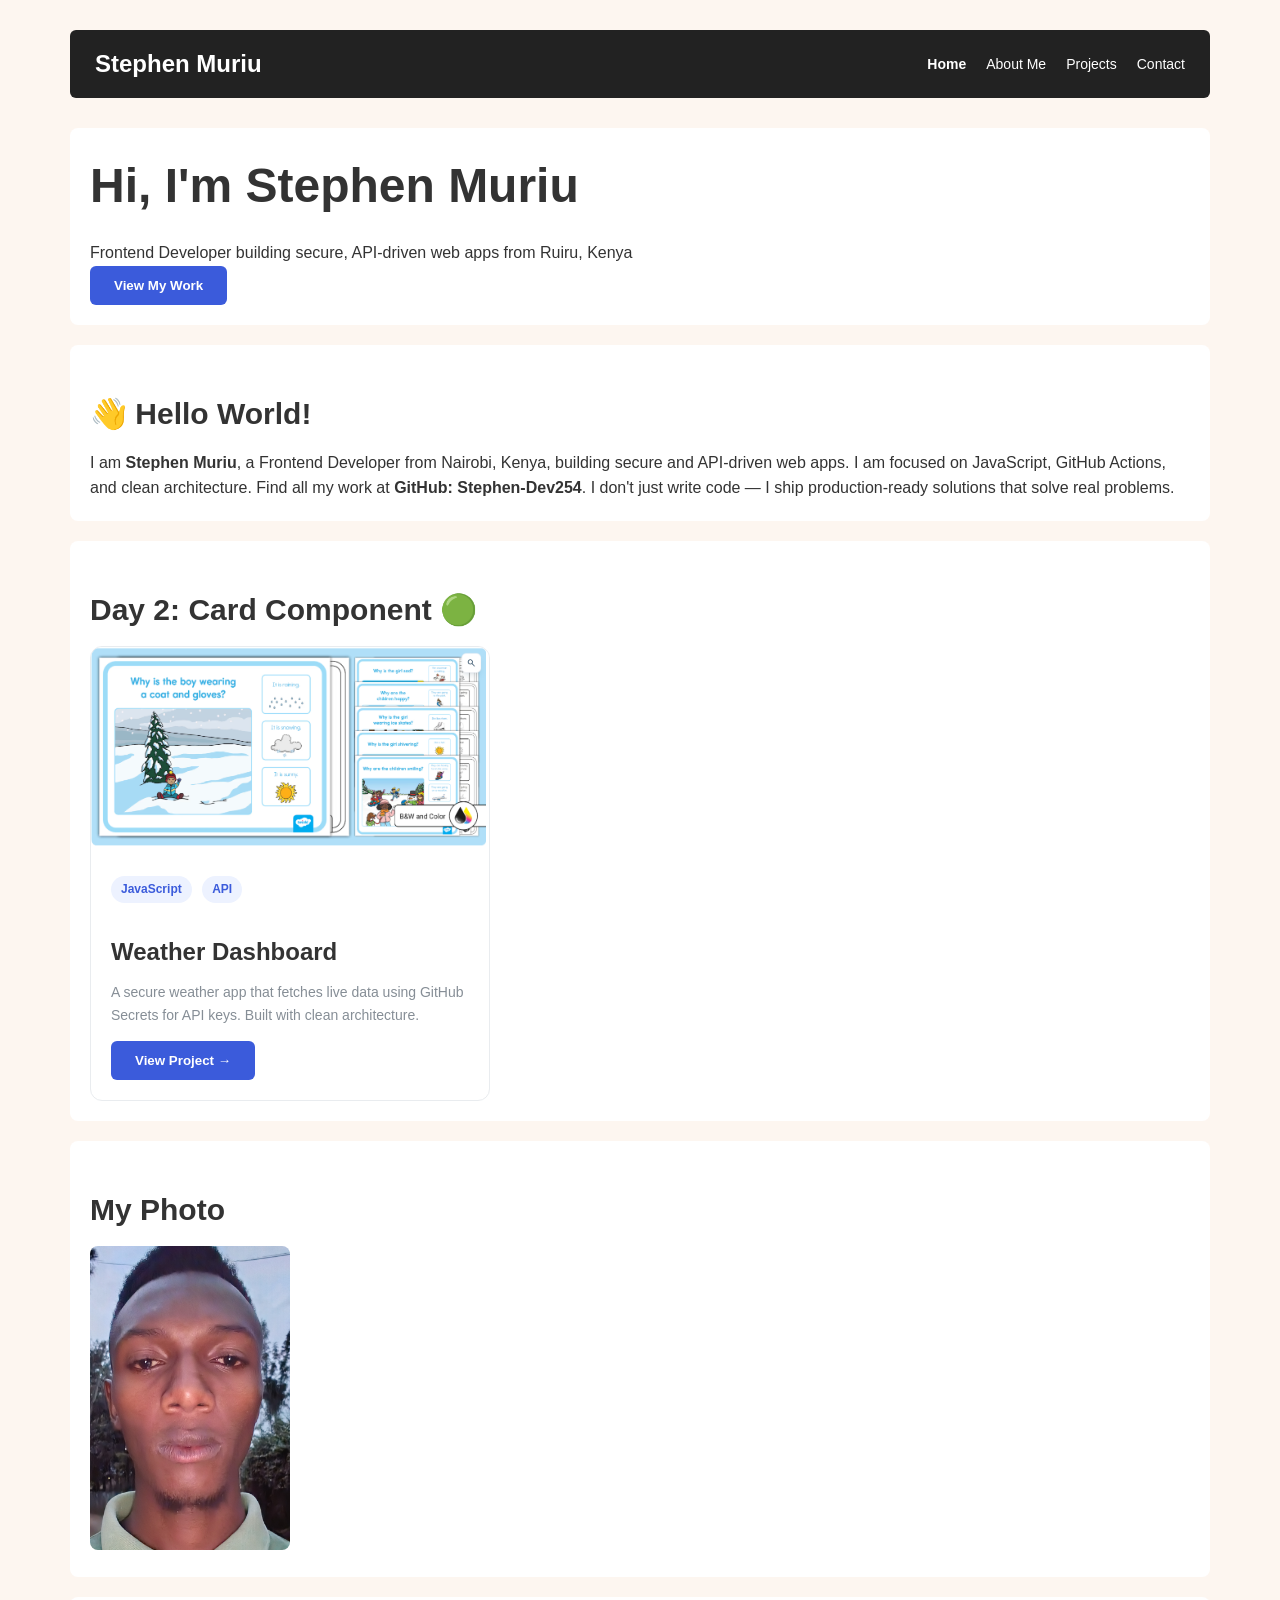
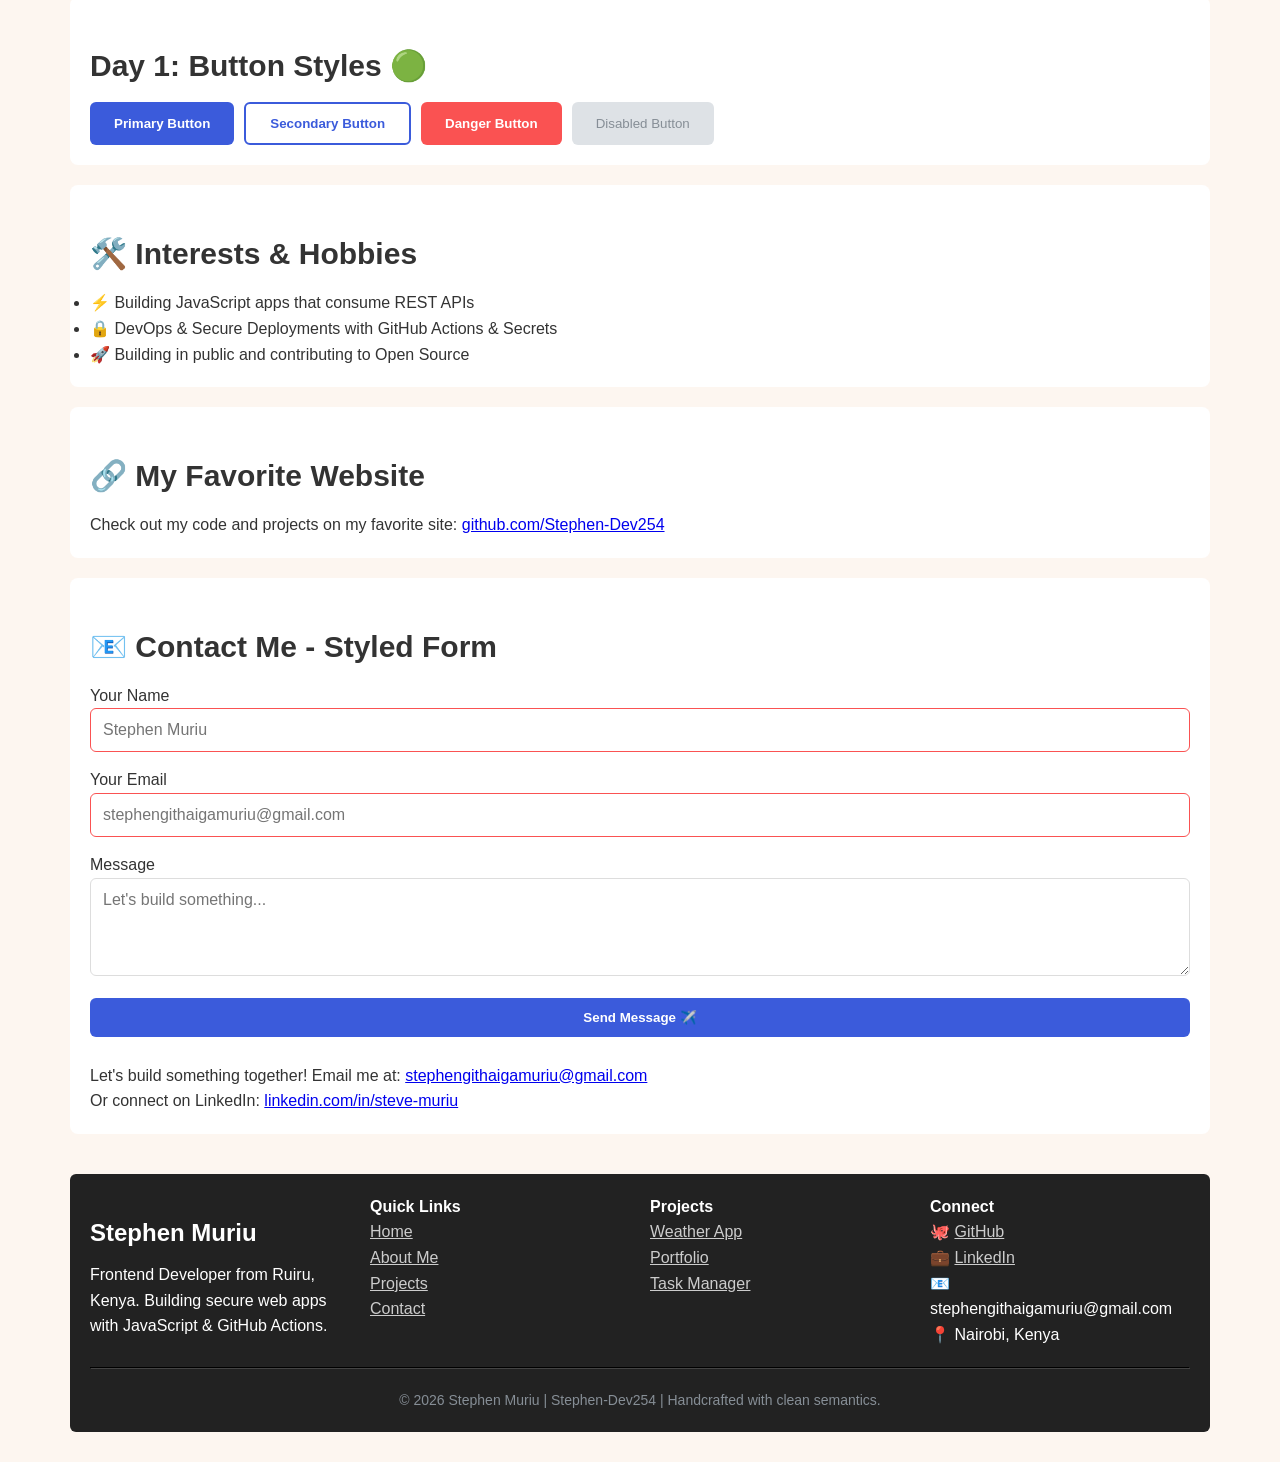
<file: index.html>
<!DOCTYPE html>
<html lang="en">
<head>
  <meta charset="UTF-8">
  <meta name="viewport" content="width=device-width, initial-scale=1.0">
  <title>Home | Stephen Muriu</title>
  <link rel="stylesheet" href="styles.css">
</head>
<body>

  <!-- ========================================== -->
  <!-- NAVIGATION HEADER                          -->
  <!-- ========================================== -->
  <header>
    <h1>Stephen Muriu</h1>
    <nav aria-label="Main Navigation">
      <ul>
        <li><a href="index.html" aria-current="page"><strong>Home</strong></a></li>
        <li><a href="pages/about.html">About Me</a></li>
        <li><a href="pages/projects.html">Projects</a></li>
        <li><a href="pages/contact.html">Contact</a></li>
      </ul>
    </nav>
  </header>

  <!-- DAY 3: Hero Section Challenge -->
  <section class="hero">
    <div class="hero-overlay"></div>
    <div class="hero-content">
      <h1>Hi, I'm Stephen Muriu</h1>
      <p>Frontend Developer building secure, API-driven web apps from Ruiru, Kenya</p>
      <button class="btn-primary">View My Work</button>
    </div>
  </section>

  <main>
    <!-- 1. Paragraph introducing yourself - REQUIRED -->
    <section>
      <h2>👋 Hello World!</h2>
      <p>
        I am <strong>Stephen Muriu</strong>, a Frontend Developer from Nairobi, Kenya, building secure and API-driven web apps. 
        I am focused on JavaScript, GitHub Actions, and clean architecture. Find all my work at <strong>GitHub: Stephen-Dev254</strong>. 
        I don't just write code — I ship production-ready solutions that solve real problems.
      </p>
    </section>

    <!-- DAY 2: Card Component Challenge -->
    <section>
      <h2>Day 2: Card Component 🟢</h2>
      <div class="challenge-card">
        <img src="images/challenge-card.png" alt="Project preview" class="challenge-card-img">
        <div class="challenge-card-body">
          <span class="tag">JavaScript</span>
          <span class="tag">API</span>
          <h3>Weather Dashboard</h3>
          <p>A secure weather app that fetches live data using GitHub Secrets for API keys. Built with clean architecture.</p>
          <button class="btn-primary">View Project →</button>
        </div>
      </div>
    </section>

    <!-- 2. An image - REQUIRED -->
    <section>
      <h2>My Photo</h2>
      <img src="images/git profile 1.jpg" alt="Stephen Muriu" width="200" height="200">
    </section>

    <!-- DAY 1: Button Styles Challenge -->
    <section>
      <h2>Day 1: Button Styles 🟢</h2>
      <div style="display:flex; gap:10px; flex-wrap:wrap;">
        <button class="btn-primary">Primary Button</button>
        <button class="btn-secondary">Secondary Button</button>
        <button class="btn-danger">Danger Button</button>
        <button class="btn-disabled" disabled>Disabled Button</button>
      </div>
    </section>

    <!-- 3. A list of 3 hobbies or interests - REQUIRED -->
    <section>
      <h2>🛠️ Interests & Hobbies</h2>
      <ul>
        <li>⚡ Building JavaScript apps that consume REST APIs</li>
        <li>🔒 DevOps & Secure Deployments with GitHub Actions & Secrets</li>
        <li>🚀 Building in public and contributing to Open Source</li>
      </ul>
    </section>

    <!-- 4. A link to your favorite website - REQUIRED -->
    <section>
      <h2>🔗 My Favorite Website</h2>
      <p>
        Check out my code and projects on my favorite site: 
        <a href="https://github.com/Stephen-Dev254" target="_blank" rel="noopener">github.com/Stephen-Dev254</a>
      </p>
    </section>

    <!-- DAY 4: Form Styling Challenge & Contact Details -->
    <section>
      <h2>📧 Contact Me - Styled Form</h2>
      <form class="styled-form" action="#" method="POST">
        <label for="name">Your Name</label>
        <input type="text" id="name" placeholder="Stephen Muriu" required>
        
        <label for="email">Your Email</label>
        <input type="email" id="email" placeholder="stephengithaigamuriu@gmail.com" required>
        
        <label for="message">Message</label>
        <textarea id="message" rows="4" placeholder="Let's build something..." required></textarea>
        
        <button type="submit" class="btn-primary" style="width:100%;">Send Message ✈️</button>
      </form>
      <br>
      <p>
        Let's build something together! Email me at: 
        <a href="mailto:stephengithaigamuriu@gmail.com">stephengithaigamuriu@gmail.com</a>
      </p>
      <p>
        Or connect on LinkedIn: <a href="https://www.linkedin.com/in/steve-muriu" target="_blank">linkedin.com/in/steve-muriu</a>
      </p>
    </section>
  </main>

  <!-- DAY 5: Footer Design Challenge -->
  <footer>
    <div class="footer-columns">
      <div>
        <h3>Stephen Muriu</h3>
        <p>Frontend Developer from Ruiru, Kenya. Building secure web apps with JavaScript & GitHub Actions.</p>
      </div>
      <div>
        <h4>Quick Links</h4>
        <ul style="list-style:none; padding:0;">
          <li><a href="index.html" style="color:#ccc;">Home</a></li>
          <li><a href="pages/about.html" style="color:#ccc;">About Me</a></li>
          <li><a href="pages/projects.html" style="color:#ccc;">Projects</a></li>
          <li><a href="pages/contact.html" style="color:#ccc;">Contact</a></li>
        </ul>
      </div>
      <div>
        <h4>Projects</h4>
        <ul style="list-style:none; padding:0;">
          <li><a href="#" style="color:#ccc;">Weather App</a></li>
          <li><a href="#" style="color:#ccc;">Portfolio</a></li>
          <li><a href="#" style="color:#ccc;">Task Manager</a></li>
        </ul>
      </div>
      <div>
        <h4>Connect</h4>
        <p>🐙 <a href="https://github.com/Stephen-Dev254" style="color:#ccc;">GitHub</a><br>
        💼 <a href="https://www.linkedin.com/in/steve-muriu" style="color:#ccc;">LinkedIn</a><br>
        📧 stephengithaigamuriu@gmail.com<br>
        📍 Nairobi, Kenya</p>
      </div>
    </div>
    <div class="copyright-row">
      <hr style="border-color:#444; margin:20px 0;">
      <p style="text-align:center; color:#868e96; font-size:0.875rem;">&copy; 2026 Stephen Muriu | Stephen-Dev254 | Handcrafted with clean semantics.</p>
    </div>
  </footer>

</body>
</html>
</file>
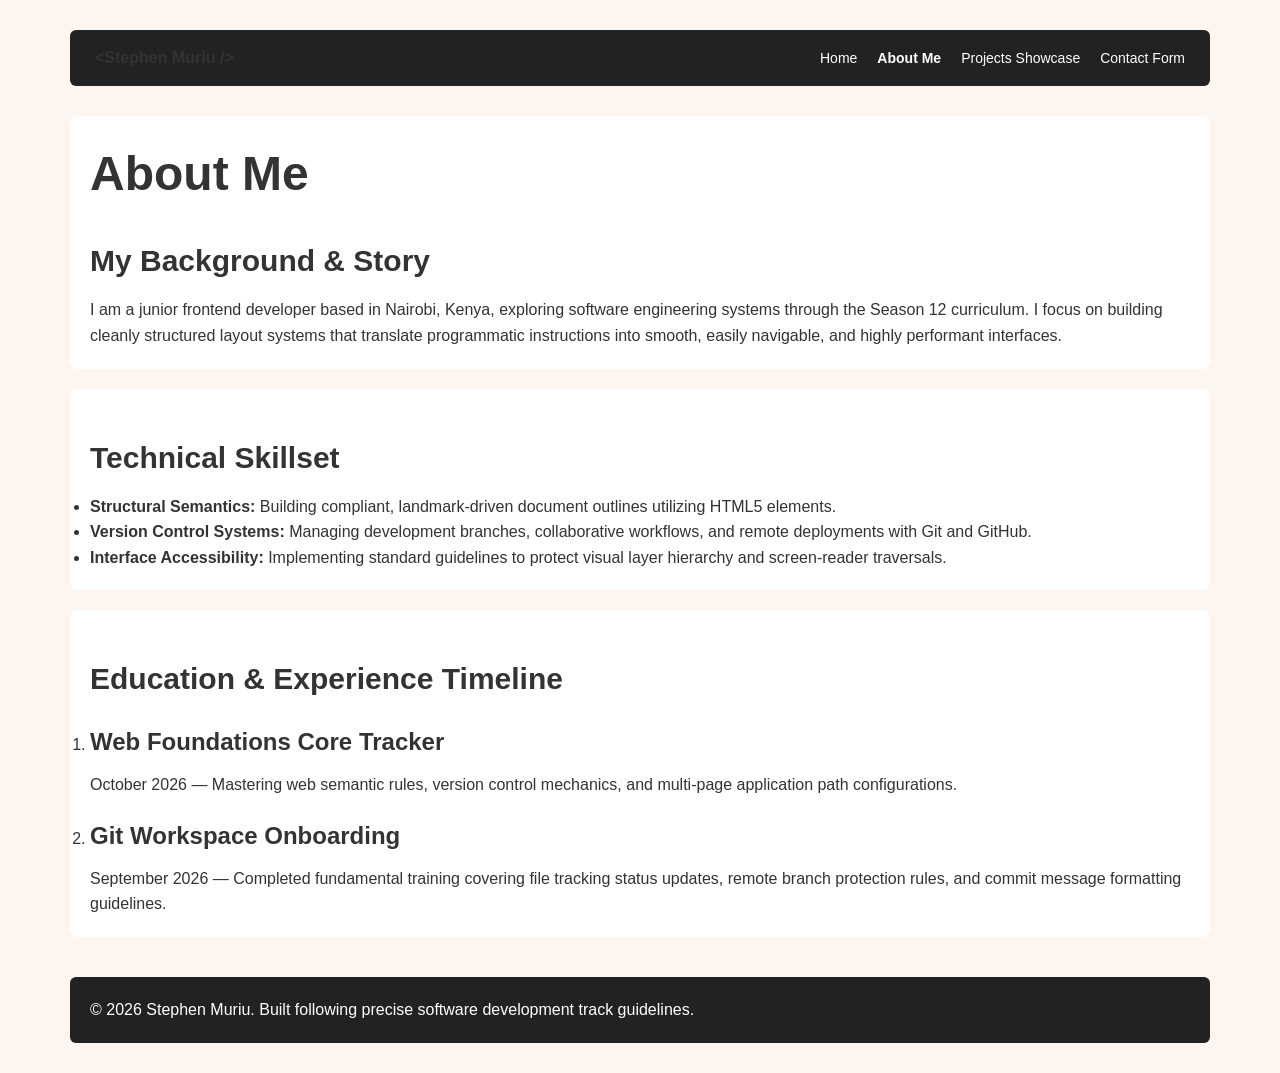
<file: about.html>
<!DOCTYPE html>
<html lang="en">
<head>
    <meta charset="UTF-8">
    <meta name="viewport" content="width=device-width, initial-scale=1.0">
    <title>Stephen Muriu - About Me</title>
</head>
<body>

    <!-- Consistent Navigation Header -->
    <header>
        <div class="logo">
            <strong>&lt;Stephen Muriu /&gt;</strong>
            <link rel="stylesheet" href="styles.css">
            
        </div>
        <nav aria-label="Main Navigation">
            <ul>
                <li><a href="index.html">Home</a></li>
                <li><a href="about.html" aria-current="page"><strong>About Me</strong></a></li>
                <li><a href="projects.html">Projects Showcase</a></li>
                <li><a href="contact.html">Contact Form</a></li>
            </ul>
        </nav>
    </header>

    <!-- Main Content Area -->
    <main>
        <section id="bio">
            <h1>About Me</h1>
            <h2>My Background & Story</h2>
            <p>I am a junior frontend developer based in Nairobi, Kenya, exploring software engineering systems through the Season 12 curriculum. I focus on building cleanly structured layout systems that translate programmatic instructions into smooth, easily navigable, and highly performant interfaces.</p>
        </section>

        <!-- Technical Skills List -->
        <section id="skills">
            <h2>Technical Skillset</h2>
            <ul>
                <li><strong>Structural Semantics:</strong> Building compliant, landmark-driven document outlines utilizing HTML5 elements.</li>
                <li><strong>Version Control Systems:</strong> Managing development branches, collaborative workflows, and remote deployments with Git and GitHub.</li>
                <li><strong>Interface Accessibility:</strong> Implementing standard guidelines to protect visual layer hierarchy and screen-reader traversals.</li>
            </ul>
        </section>

        <!-- Timeline Documentation -->
        <section id="timeline">
            <h2>Education & Experience Timeline</h2>
            <ol>
                <li>
                    <h3>Web Foundations Core Tracker</h3>
                    <p><time datetime="2026-10">October 2026</time> — Mastering web semantic rules, version control mechanics, and multi-page application path configurations.</p>
                </li>
                <li>
                    <h3>Git Workspace Onboarding</h3>
                    <p><time datetime="2026-09">September 2026</time> — Completed fundamental training covering file tracking status updates, remote branch protection rules, and commit message formatting guidelines.</p>
                </li>
            </ol>
             
        </section>
    </main>

    <!-- Structural Footer Layout -->
    <footer>
        <p>&copy; 2026 Stephen Muriu. Built following precise software development track guidelines.</p>
    </footer>

</body>
</html>
</file>
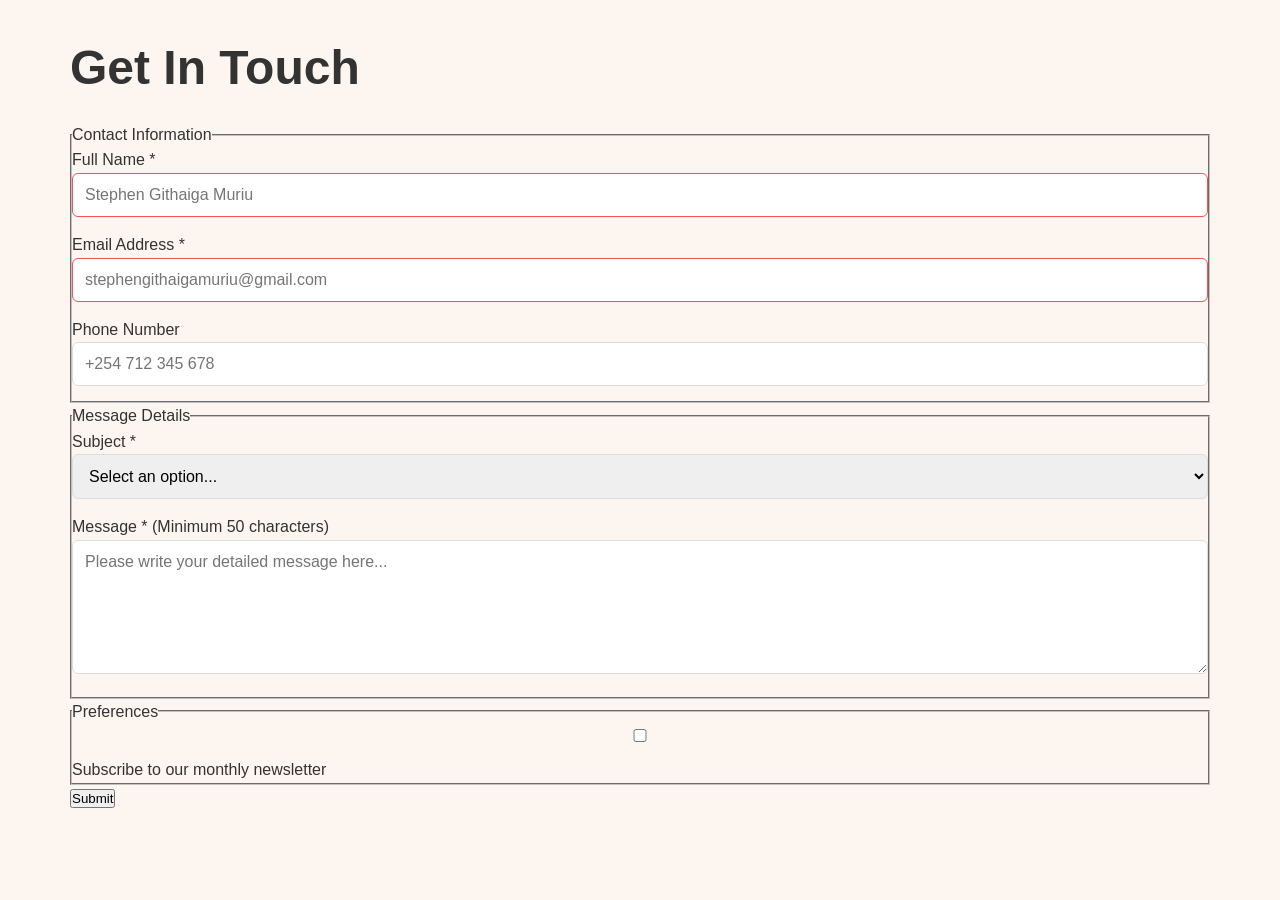
<file: contact.html>
<!DOCTYPE html>
<html lang="en">
<head>
    <meta charset="UTF-8">
    <meta name="viewport" content="width=device-width, initial-scale=1.0">
    <title>Contact Me</title>
       <link rel="stylesheet" href="styles.css"
</head>
<body>

    <main>
        <h1>Get In Touch</h1>
        <form action="#" method="POST">
            <fieldset>
                <legend>Contact Information</legend>
                
                <p>
                    <label for="full-name">Full Name *</label>
                    <input type="text" id="full-name" name="fullName" placeholder="Stephen Githaiga Muriu" required>
                </p>

                <p>
                    <label for="email">Email Address *</label>
                    <input type="email" id="email" name="email" placeholder="stephengithaigamuriu@gmail.com" required>
                </p>

                <p>
                    <label for="phone">Phone Number</label>
                    <input type="tel" id="phone" name="phone" placeholder="+254 712 345 678">
                </p>
            </fieldset>

            <fieldset>
                <legend>Message Details</legend>

                <p>
                    <label for="subject">Subject *</label>
                    <select id="subject" name="subject" required>
                        <option value="" disabled selected>Select an option...</option>
                        <option value="general">General Inquiry</option>
                        <option value="project">Project Proposal</option>
                        <option value="support">Technical Support</option>
                    </select>
                </p>

                <p>
                    <label for="message">Message * (Minimum 50 characters)</label>
                    <textarea id="message" name="message" rows="6" minlength="50" placeholder="Please write your detailed message here..." required></textarea>
                </p>
            </fieldset>

            <fieldset>
                <legend>Preferences</legend>
                <p>
                    <input type="checkbox" id="newsletter" name="newsletter" value="subscribe">
                    <label for="newsletter">Subscribe to our monthly newsletter</label>
                </p>
            </fieldset>

            <p>
                <button type="submit">Submit</button>
            </p>
        </form>
    </main>

</body>
</html>
</file>
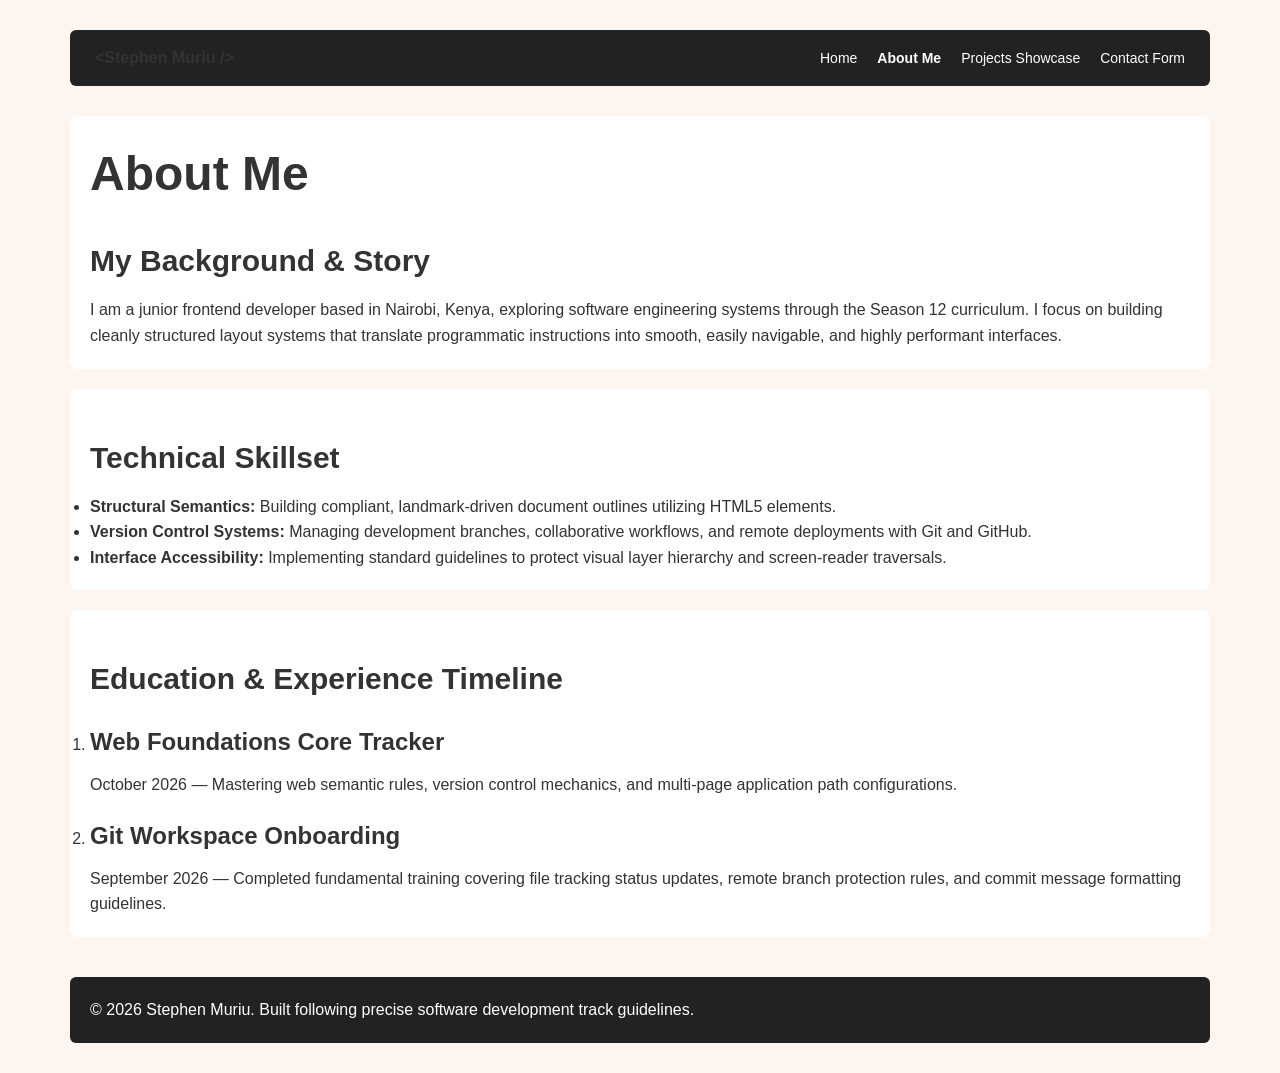
<file: pages/about.html>
<!DOCTYPE html>
<html lang="en">
<head>
    <meta charset="UTF-8">
    <meta name="viewport" content="width=device-width, initial-scale=1.0">
    <title>Stephen Muriu - About Me</title>
    <link rel="stylesheet" href="../styles.css">
</head>
<body>

    <!-- Consistent Navigation Header -->
    <header>
        <div class="logo">
            <strong>&lt;Stephen Muriu /&gt;</strong>
        </div>
        <nav aria-label="Main Navigation">
            <ul>
                <li><a href="../index.html">Home</a></li>
                <li><a href="about.html" aria-current="page"><strong>About Me</strong></a></li>
                <li><a href="projects.html">Projects Showcase</a></li>
                <li><a href="contact.html">Contact Form</a></li>
            </ul>
        </nav>
    </header>

    <!-- Main Content Area -->
    <main>
        <section id="bio">
            <h1>About Me</h1>
            <h2>My Background & Story</h2>
            <p>I am a junior frontend developer based in Nairobi, Kenya, exploring software engineering systems through the Season 12 curriculum. I focus on building cleanly structured layout systems that translate programmatic instructions into smooth, easily navigable, and highly performant interfaces.</p>
        </section>

        <!-- Technical Skills List -->
        <section id="skills">
            <h2>Technical Skillset</h2>
            <ul>
                <li><strong>Structural Semantics:</strong> Building compliant, landmark-driven document outlines utilizing HTML5 elements.</li>
                <li><strong>Version Control Systems:</strong> Managing development branches, collaborative workflows, and remote deployments with Git and GitHub.</li>
                <li><strong>Interface Accessibility:</strong> Implementing standard guidelines to protect visual layer hierarchy and screen-reader traversals.</li>
            </ul>
        </section>

        <!-- Timeline Documentation -->
        <section id="timeline">
            <h2>Education & Experience Timeline</h2>
            <ol>
                <li>
                    <h3>Web Foundations Core Tracker</h3>
                    <p><time datetime="2026-10">October 2026</time> — Mastering web semantic rules, version control mechanics, and multi-page application path configurations.</p>
                </li>
                <li>
                    <h3>Git Workspace Onboarding</h3>
                    <p><time datetime="2026-09">September 2026</time> — Completed fundamental training covering file tracking status updates, remote branch protection rules, and commit message formatting guidelines.</p>
                </li>
            </ol>
        </section>
    </main>

    <!-- Structural Footer Layout -->
    <footer>
        <p>&copy; 2026 Stephen Muriu. Built following precise software development track guidelines.</p>
    </footer>

</body>
</html>
</file>
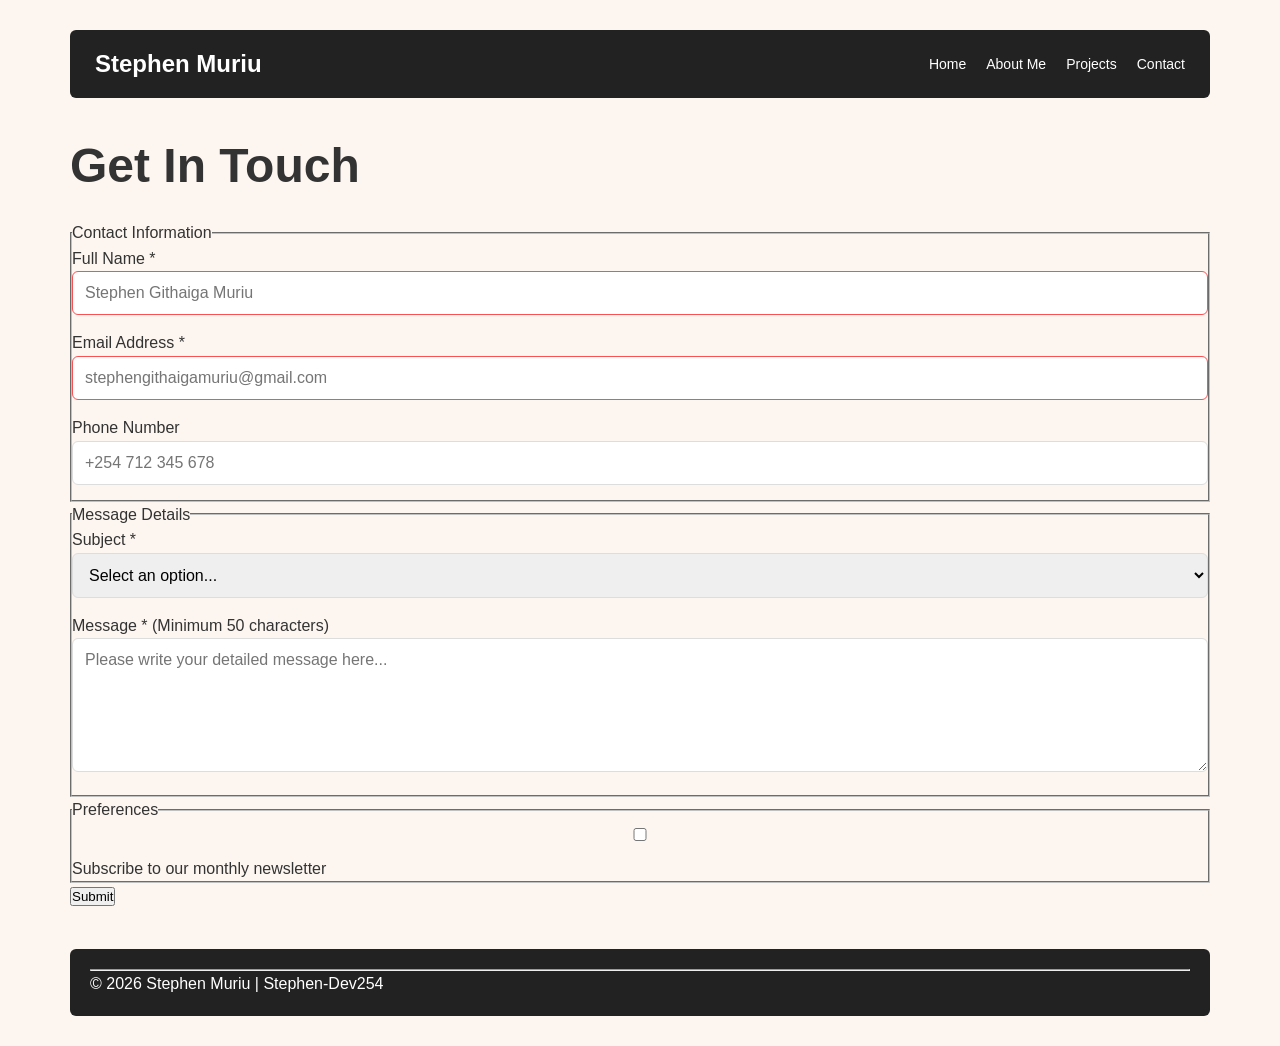
<file: pages/contact.html>
<!DOCTYPE html>
<html lang="en">
<head>
    <meta charset="UTF-8">
    <meta name="viewport" content="width=device-width, initial-scale=1.0">
    <title>Contact Me | Stephen Muriu</title>
    <!-- FIXED: Pulls the stylesheet correctly from the root folder directory -->
    <link rel="stylesheet" href="../styles.css">
</head>
<body>

    <!-- FIXED Navigation Structure for inside the pages/ folder -->
    <header>
        <h1>Stephen Muriu</h1>
        <nav aria-label="Main Navigation">
            <ul>
                <!-- Steps out to the root folder -->
                <li><a href="../index.html">Home</a></li>
                
                <!-- Links directly to neighbor files inside the same pages/ folder -->
                <li><a href="about.html">About Me</a></li>
                <li><a href="projects.html">Projects</a></li>
                <li><a href="contact.html" aria-current="page">Contact</a></li>
            </ul>
        </nav>
    </header>

    <main>
        <h1>Get In Touch</h1>
        <form action="#" method="POST">
            <fieldset>
                <legend>Contact Information</legend>
                
                <p>
                    <label for="full-name">Full Name *</label>
                    <input type="text" id="full-name" name="fullName" placeholder="Stephen Githaiga Muriu" required>
                </p>

                <p>
                    <label for="email">Email Address *</label>
                    <input type="email" id="email" name="email" placeholder="stephengithaigamuriu@gmail.com" required>
                </p>

                <p>
                    <label for="phone">Phone Number</label>
                    <input type="tel" id="phone" name="phone" placeholder="+254 712 345 678">
                </p>
            </fieldset>

            <fieldset>
                <legend>Message Details</legend>

                <p>
                    <label for="subject">Subject *</label>
                    <select id="subject" name="subject" required>
                        <option value="" disabled selected>Select an option...</option>
                        <option value="general">General Inquiry</option>
                        <option value="project">Project Proposal</option>
                        <option value="support">Technical Support</option>
                    </select>
                </p>

                <p>
                    <label for="message">Message * (Minimum 50 characters)</label>
                    <textarea id="message" name="message" rows="6" minlength="50" placeholder="Please write your detailed message here..." required></textarea>
                </p>
            </fieldset>

            <fieldset>
                <legend>Preferences</legend>
                <p>
                    <input type="checkbox" id="newsletter" name="newsletter" value="subscribe">
                    <label for="newsletter">Subscribe to our monthly newsletter</label>
                </p>
            </fieldset>

            <p>
                <button type="submit">Submit</button>
            </p>
        </form>
    </main>

    <footer>
        <hr>
        <p>&copy; 2026 Stephen Muriu | Stephen-Dev254</p>
    </footer>

</body>
</html>
</file>
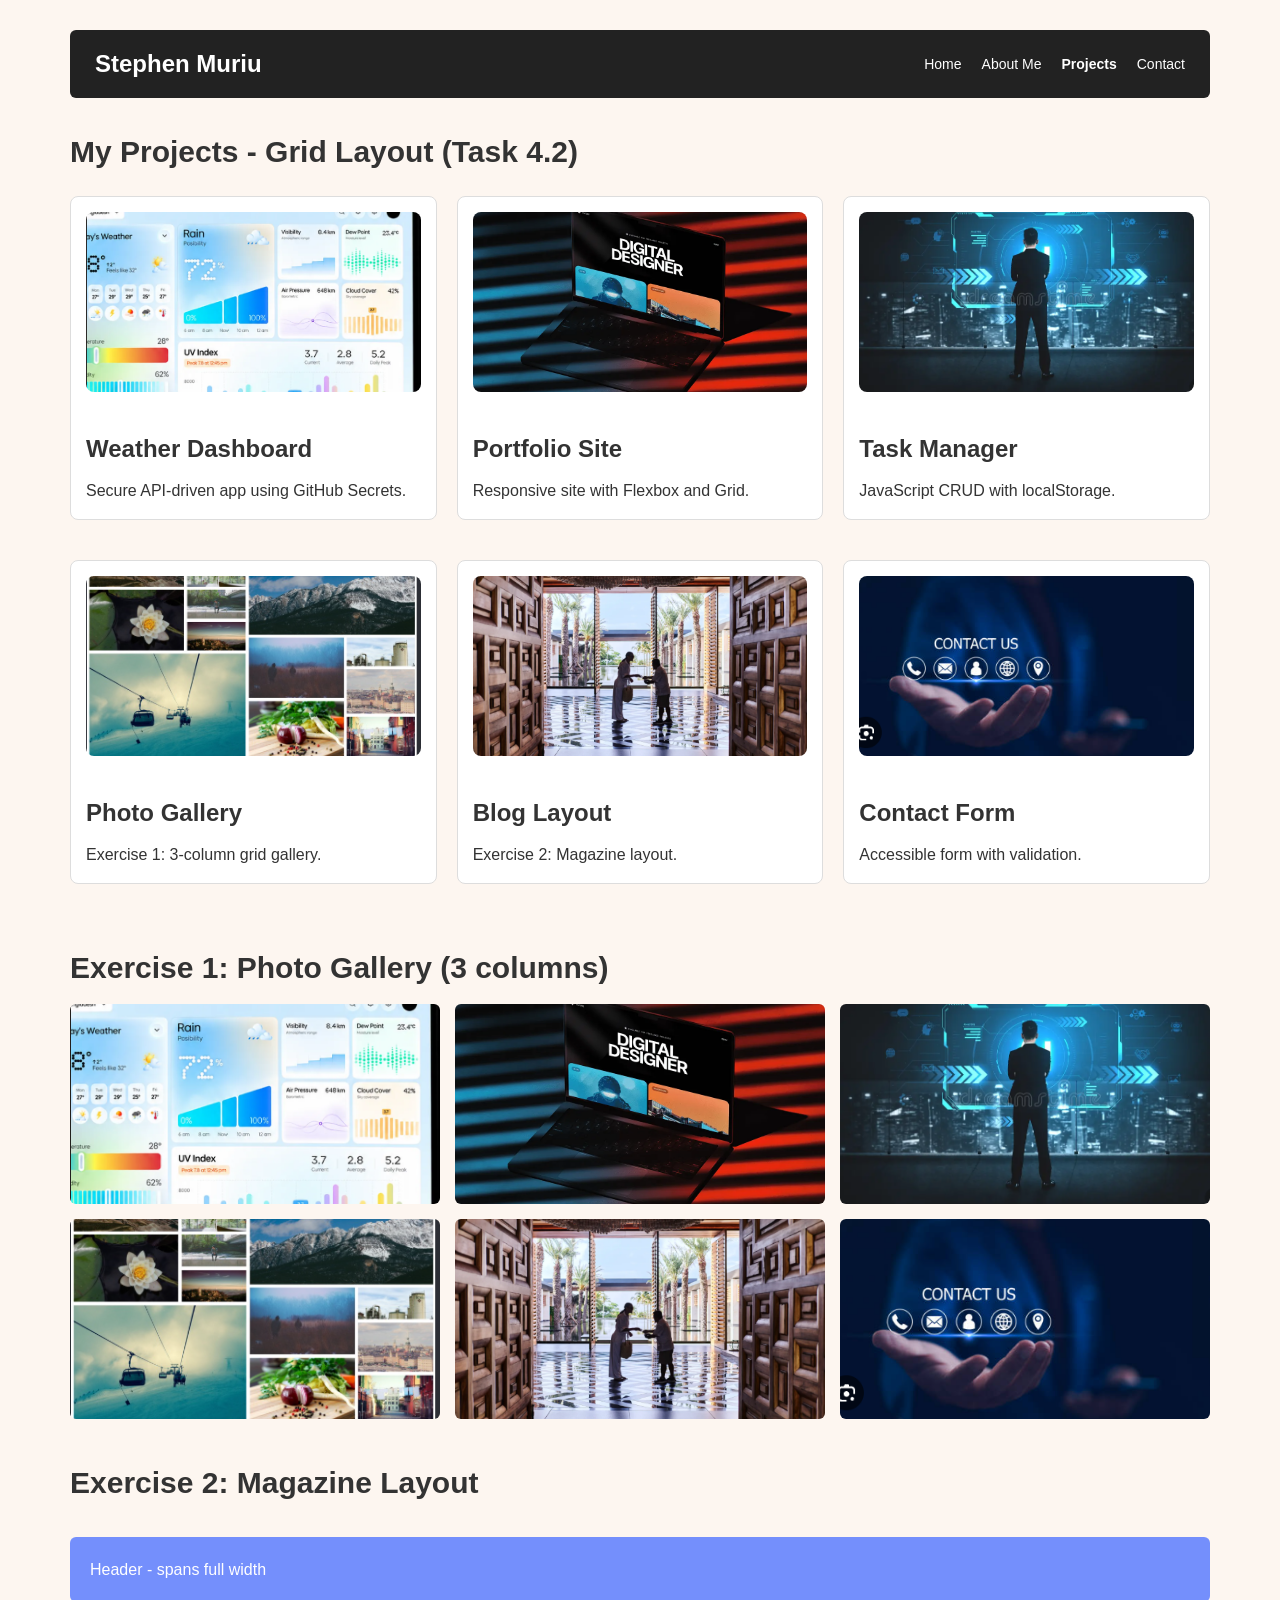
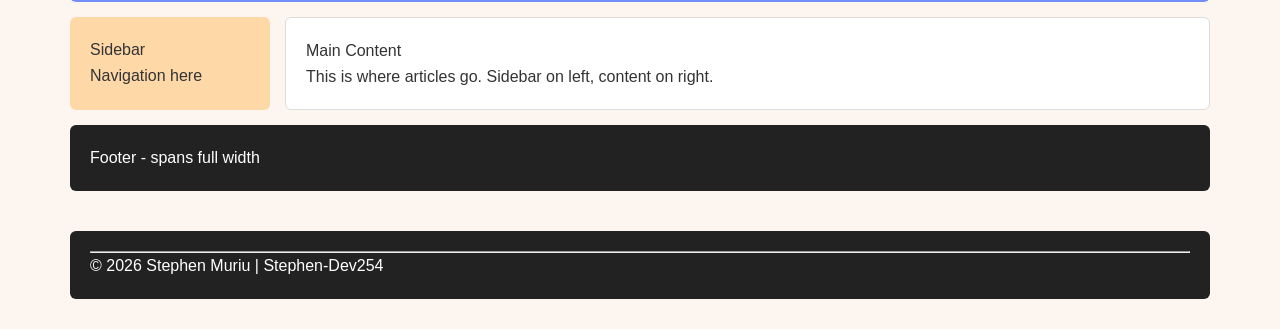
<file: pages/projects.html>
<!DOCTYPE html>
<html lang="en">
<head>
  <meta charset="UTF-8">
  <meta name="viewport" content="width=device-width, initial-scale=1.0">
  <title>Projects | Stephen Muriu</title>
  <!-- Path corrected to go up one level to find the stylesheet -->
  <link rel="stylesheet" href="../styles.css">
</head>
<body>

  <header>
    <h1>Stephen Muriu</h1>
    <nav aria-label="Main Navigation">
      <ul>
        <!-- FIXED: Removed the duplicate 'pages/' paths and corrected project.html filename -->
        <li><a href="../index.html">Home</a></li>
        <li><a href="about.html">About Me</a></li>
        <li><a href="projects.html" aria-current="page"><strong>Projects</strong></a></li>
        <li><a href="contact.html">Contact</a></li>
      </ul>
    </nav>
  </header>

  <main>
    <h2>My Projects - Grid Layout (Task 4.2)</h2>
    
    <!-- Exercise 3: Responsive Grid -->
    <div class="projects-grid">
      <div class="card">
        <img src="../images/weather-dashbaord.png" alt="Weather App">
        <h3>Weather Dashboard</h3>
        <p>Secure API-driven app using GitHub Secrets.</p>
      </div>
      <div class="card">
        <img src="../images/portfolio .png" alt="Portfolio">
        <h3>Portfolio Site</h3>
        <p>Responsive site with Flexbox and Grid.</p>
      </div>
      <div class="card">
        <img src="../images/task-manager.png" alt="Task Manager">
        <h3>Task Manager</h3>
        <p>JavaScript CRUD with localStorage.</p>
      </div>
      <div class="card">
        <img src="../images/gallery-grid.png" alt="Gallery">
        <h3>Photo Gallery</h3>
        <p>Exercise 1: 3-column grid gallery.</p>
      </div>
      <div class="card">
        <img src="../images/blog layout.png" alt="Blog">
        <h3>Blog Layout</h3>
        <p>Exercise 2: Magazine layout.</p>
      </div>
      <div class="card">
        <img src="../images/contact.png" alt="Form">
        <h3>Contact Form</h3>
        <p>Accessible form with validation.</p>
      </div>
    </div>

    <!-- Exercise 1: Photo Gallery Demo -->
    <h2 style="margin-top:40px;">Exercise 1: Photo Gallery (3 columns)</h2>
    <div class="gallery">
      <img src="../images/weather-dashbaord.png" alt="Image 1">
      <img src="../images/portfolio .png" alt="Image 2">
      <img src="../images/task-manager.png" alt="Image 3">
      <img src="../images/gallery-grid.png" alt="Image 4">
      <img src="../images/blog layout.png" alt="Image 5">
      <img src="../images/contact.png" alt="Image 6">
    </div>

    <!-- Exercise 2: Magazine Layout Demo -->
    <h2 style="margin-top:40px;">Exercise 2: Magazine Layout</h2>
    <div class="magazine">
      <div class="mag-header">Header - spans full width</div>
      <div class="mag-sidebar">Sidebar<br>Navigation here</div>
      <div class="mag-main">Main Content<br>This is where articles go. Sidebar on left, content on right.</div>
      <div class="mag-footer">Footer - spans full width</div>
    </div>

  </main>

  <footer>
    <hr>
    <p>&copy; 2026 Stephen Muriu | Stephen-Dev254</p>
  </footer>

</body>
</html>
</file>
<file: styles.css>
/* ========== TASK 3.1: RESET & BASE ========== */
* {
    margin: 0;
    padding: 0;
    box-sizing: border-box;
}

@import url('https://fonts.googleapis.com/css2?family=Montserrat:wght@600;700&family=Open+Sans:wght@400;500&display=swap');

:root {
    /* Task 3.3 Typography */
    --font-heading: 'Montserrat', sans-serif;
    --font-body: 'Open Sans', sans-serif;
    --font-xs: 0.75rem;
    --font-sm: 0.875rem;
    --font-base: 1rem;
    --font-lg: 1.125rem;
    --font-xl: 1.25rem;
    --font-2xl: 1.5rem;
    --font-3xl: 1.875rem;
    --font-4xl: 2.25rem;

    /* Task 3.4 Colors */
    --color-primary: #3b5bdb;
    --color-primary-dark: #2f49b5;
    --color-secondary: #ff922b;
    --color-bg: #fdf6f0;
    --color-text: #333333;
    --color-muted: #868e96;
    --color-white: #ffffff;
}

body {
    font-family: var(--font-body);
    font-size: var(--font-base);
    line-height: 1.6;
    color: var(--color-text);
    background-color: var(--color-bg);
    padding: 20px;
    max-width: 1200px;
    margin: 0 auto;
}

h1 { font-family: var(--font-heading); font-size: var(--font-4xl); margin-bottom: 15px; }
h2 { font-family: var(--font-heading); font-size: var(--font-3xl); margin: 25px 0 12px; }
h3 { font-family: var(--font-heading); font-size: var(--font-2xl); margin: 20px 0 10px; }
small { font-size: var(--font-sm); }

img { max-width: 100%; height: auto; border-radius: 8px; }

/* ========== TASK 4.1: FLEXBOX NAV - WORKS WITH YOUR CURRENT HTML ========== */
/* This fixes your screenshot - makes nav horizontal */
header {
    display: flex;
    justify-content: space-between; /* Logo left, links right */
    align-items: center; /* Vertically centered */
    background: #222;
    padding: 15px 25px;
    border-radius: 6px;
    margin-bottom: 30px;
    flex-wrap: wrap;
}

header h1 {
    color: white;
    font-size: var(--font-2xl);
    margin: 0;
}

header nav ul {
    display: flex; /* Makes Home About Projects in a row */
    list-style: none; /* Removes bullets - fixes your screenshot */
    gap: 20px; /* Spacing between links */
    align-items: center;
}

header nav ul li a {
    color: white;
    text-decoration: none;
    font-size: var(--font-sm);
    font-weight: 500;
}

header nav ul li a:hover {
    color: var(--color-secondary);
}

/* Sections spacing */
section { margin-bottom: 30px; background: var(--color-white); padding: 20px; border-radius: 8px; }

/* Mobile - Task 4.3 */
@media (max-width: 600px) {
    header {
        flex-direction: column;
        gap: 15px;
    }
    header nav ul {
        flex-direction: column;
        gap: 10px;
    }
}


/* ========== TASK 4.2: CSS GRID LAYOUT ========== */

/* Exercise 1: Photo Gallery - 3 columns */
.gallery {
    display: grid;
    grid-template-columns: repeat(3, 1fr); /* [Image1][Image2][Image3] equal widths */
    gap: 15px; /* Consistent gap */
}
.gallery img {
    width: 100%;
    height: 200px;
    object-fit: cover; /* Fills cell */
    border-radius: 6px;
}

/* Exercise 2: Magazine Layout */
.magazine {
    display: grid;
    grid-template-columns: 200px 1fr;
    grid-template-areas:
        "header header"
        "sidebar main"
        "footer footer";
    gap: 15px;
    margin: 30px 0;
}
.mag-header { grid-area: header; background: #748ffc; padding: 20px; border-radius: 6px; color: white; }
.mag-sidebar { grid-area: sidebar; background: #ffd8a8; padding: 20px; border-radius: 6px; }
.mag-main { grid-area: main; background: white; padding: 20px; border-radius: 6px; border: 1px solid #ddd; }
.mag-footer { grid-area: footer; background: #222; color: white; padding: 20px; border-radius: 6px; }

/* Exercise 3: Project Cards Grid - Responsive */
.projects-grid {
    display: grid;
    grid-template-columns: 1fr; /* Mobile: 1 column */
    gap: 20px;
    margin-top: 20px;
}
.projects-grid .card {
    background: white;
    padding: 15px;
    border-radius: 8px;
    border: 1px solid #ddd;
}
.projects-grid .card img {
    width: 100%;
    height: 180px;
    object-fit: cover;
    margin-bottom: 10px;
}

/* Tablet - 2 columns */
@media (min-width: 768px) {
    .projects-grid {
        grid-template-columns: repeat(2, 1fr);
    }
    .gallery {
        grid-template-columns: repeat(2, 1fr);
    }
}

/* Desktop - 3 columns */
@media (min-width: 1024px) {
    .projects-grid {
        grid-template-columns: repeat(3, 1fr);
    }
    .gallery {
        grid-template-columns: repeat(3, 1fr);
    }
}


/* ========== TASK 4.3: MOBILE-FIRST RESPONSIVE (REQUIRED BREAKPOINTS) ========== */
/* Base styles already are Mobile-First - this file started mobile */

/* Fix horizontal scroll - REQUIRED CHECK */
html, body {
    overflow-x: hidden;
    max-width: 100%;
}
* { max-width: 100%; }
img { max-width: 100%; height: auto; }

/* Mobile first - base styles (320px) - already done */
body {
    padding: 15px;
}

/* Tablet - min-width: 768px */
@media (min-width: 768px) {
    body {
        padding: 25px;
    }
    header {
        flex-direction: row; /* Horizontal menu on tablet+ */
    }
    header nav ul {
        flex-direction: row;
    }
}

/* Desktop - min-width: 1024px */
@media (min-width: 1024px) {
    body {
        max-width: 1100px;
        margin: 0 auto;
        padding: 30px;
    }
    /* Home: Hero with side image on desktop */
    main {
        display: block;
    }
    /* Contact: Form with sidebar on desktop */
    .contact-wrapper {
        display: grid;
        grid-template-columns: 1fr 300px;
        gap: 30px;
    }
}

/* Large Desktop - min-width: 1280px */
@media (min-width: 1280px) {
    body {
        max-width: 1200px;
    }
    h1 { font-size: 3rem; }
}

/* Navigation Mobile Hamburger - CSS-only basic */
@media (max-width: 767px) {
    header {
        flex-direction: column;
        align-items: flex-start;
    }
    header nav ul {
        flex-direction: column;
        width: 100%;
        gap: 12px;
        margin-top: 15px;
    }
}



/* ========== TASK 4.4: POLISH & REFINEMENT ========== */

/* 1. Hover States */
.button, button, .card, a {
    transition: all 0.3s ease;
}

header nav ul li a:hover {
    color: var(--color-secondary);
    transform: translateY(-1px);
}

.card:hover {
    box-shadow: 0 10px 20px rgba(0,0,0,0.1);
    transform: translateY(-3px);
}

button:hover, .btn-primary:hover {
    transform: translateY(-2px);
    box-shadow: 0 4px 6px rgba(0,0,0,0.1);
    background: var(--color-primary-dark);
}

a:hover {
    color: var(--color-primary);
}

/* 2. Transitions - all interactive elements smooth */
a, button, .card, header nav ul li a {
    transition: all 0.3s ease;
}

/* 3. Focus States - Accessibility REQUIRED */
a:focus, button:focus, input:focus, textarea:focus {
    outline: 2px solid var(--color-primary);
    outline-offset: 2px;
}

/* 4. Final Checklist Fixes */
/* Consistent spacing */
section, .card, .gallery, .projects-grid, .magazine {
    margin-bottom: 20px;
}

/* Daily Challenges - Button Styles */
.btn-primary {
    background: var(--color-primary);
    color: white;
    padding: 10px 20px;
    border: none;
    border-radius: 6px;
    cursor: pointer;
}
.btn-secondary {
    background: transparent;
    border: 2px solid var(--color-primary);
    color: var(--color-primary);
    padding: 10px 20px;
    border-radius: 6px;
    cursor: pointer;
}
.btn-danger {
    background: #fa5252;
    color: white;
    padding: 10px 20px;
    border: none;
    border-radius: 6px;
    cursor: pointer;
}
.btn-disabled {
    background: #dee2e6;
    color: #868e96;
    padding: 10px 20px;
    border: none;
    border-radius: 6px;
    cursor: not-allowed;
}

/* Form Styling - Day 4 Challenge */
input, textarea, select {
    width: 100%;
    padding: 12px;
    border: 1px solid #ddd;
    border-radius: 6px;
    font-family: var(--font-body);
    font-size: var(--font-base);
    margin-bottom: 15px;
}
input:focus, textarea:focus {
    border-color: var(--color-primary);
}
input:invalid {
    border-color: #fa5252;
}

/* Footer - Day 5 Challenge - Multi-column */
footer {
    margin-top: 40px;
    padding: 20px;
    background: #222;
    color: white;
    border-radius: 6px;
}
.footer-columns {
    display: grid;
    grid-template-columns: 1fr;
    gap: 20px;
}
@media (min-width: 768px) {
    .footer-columns { grid-template-columns: repeat(2, 1fr); }
}
@media (min-width: 1024px) {
    .footer-columns { grid-template-columns: repeat(4, 1fr); }
}

/* DAY 1: BUTTON STYLES */
.btn-primary {
    background: #3b5bdb;
    color: white;
    padding: 12px 24px;
    border: none;
    border-radius: 6px;
    font-weight: 600;
    cursor: pointer;
    transition: all 0.3s ease;
}
.btn-primary:hover {
    background: #2f49b5;
    transform: translateY(-2px);
    box-shadow: 0 4px 6px rgba(0,0,0,0.1);
}

.btn-secondary {
    background: transparent;
    border: 2px solid #3b5bdb;
    color: #3b5bdb;
    padding: 12px 24px;
    border-radius: 6px;
    font-weight: 600;
    cursor: pointer;
    transition: all 0.3s ease;
}
.btn-secondary:hover {
    background: #3b5bdb;
    color: white;
    transform: translateY(-2px);
}

.btn-danger {
    background: #fa5252;
    color: white;
    padding: 12px 24px;
    border: none;
    border-radius: 6px;
    font-weight: 600;
    cursor: pointer;
    transition: all 0.3s ease;
}
.btn-danger:hover {
    background: #e03131;
    transform: translateY(-2px);
    box-shadow: 0 4px 6px rgba(0,0,0,0.1);
}

.btn-disabled {
    background: #dee2e6;
    color: #868e96;
    padding: 12px 24px;
    border: none;
    border-radius: 6px;
    cursor: not-allowed;
}

/* DAY 2: CARD COMPONENT */
.challenge-card {
    max-width: 400px;
    background: white;
    border-radius: 12px;
    overflow: hidden;
    border: 1px solid #e9ecef;
    transition: all 0.3s ease;
}
.challenge-card:hover {
    box-shadow: 0 10px 20px rgba(0,0,0,0.1);
    transform: translateY(-4px);
}
.challenge-card-img {
    width: 100%;
    height: 200px;
    object-fit: cover;
}
.challenge-card-body {
    padding: 20px;
}
.tag {
    display: inline-block;
    background: #edf2ff;
    color: #3b5bdb;
    padding: 4px 10px;
    border-radius: 20px;
    font-size: 0.75rem;
    margin-right: 6px;
    margin-bottom: 10px;
    font-weight: 600;
}
.challenge-card-body p {
    color: #868e96;
    font-size: 0.875rem;
    margin: 10px 0 15px;
/* DAY 2: CARD COMPONENT */
.challenge-card {
    max-width: 400px;
    background: white;
    border-radius: 12px;
    overflow: hidden;
    border: 1px solid #e9ecef;
    transition: all 0.3s ease;
}
.challenge-card:hover {
    box-shadow: 0 10px 20px rgba(0,0,0,0.1);
    transform: translateY(-4px);
}
.challenge-card-img {
    width: 100%;
    height: 200px;
    object-fit: cover;
}
.challenge-card-body {
    padding: 20px;
}
.tag {
    display: inline-block;
    background: #edf2ff;
    color: #3b5bdb;
    padding: 4px 10px;
    border-radius: 20px;
    font-size: 0.75rem;
    margin-right: 6px;
    margin-bottom: 10px;
    font-weight: 600;
}
.challenge-card-body p {
    color: #868e96;
    font-size: 0.875rem;
    margin: 10px 0 15px;
/* DAY 2: CARD COMPONENT */
.challenge-card {
    max-width: 400px;
    background: white;
    border-radius: 12px;
    overflow: hidden;
    border: 1px solid #e9ecef;
    transition: all 0.3s ease;
}
.challenge-card:hover {
    box-shadow: 0 10px 20px rgba(0,0,0,0.1);
    transform: translateY(-4px);
}
.challenge-card-img {
    width: 100%;
    height: 200px;
    object-fit: cover;
}
.challenge-card-body {
    padding: 20px;
}
.tag {
    display: inline-block;
    background: #edf2ff;
    color: #3b5bdb;
    padding: 4px 10px;
    border-radius: 20px;
    font-size: 0.75rem;
    margin-right: 6px;
    margin-bottom: 10px;
    font-weight: 600;
}
.challenge-card-body p {
    color: #868e96;
    font-size: 0.875rem;
    margin: 10px 0 15px;

 /* DAY 2: CARD COMPONENT */
.challenge-card {
    max-width: 400px;
    background: white;
    border-radius: 12px;
    overflow: hidden;
    border: 1px solid #e9ecef;
    transition: all 0.3s ease;
}
.challenge-card:hover {
    box-shadow: 0 10px 20px rgba(0,0,0,0.1);
    transform: translateY(-4px);
}
.challenge-card-img {
    width: 100%;
    height: 200px;
    object-fit: cover;
}
.challenge-card-body {
    padding: 20px;
}
.tag {
    display: inline-block;
    background: #edf2ff;
    color: #3b5bdb;
    padding: 4px 10px;
    border-radius: 20px;
    font-size: 0.75rem;
    margin-right: 6px;
    margin-bottom: 10px;
    font-weight: 600;
}
.challenge-card-body p {
    color: #868e96;
    font-size: 0.875rem;
    margin: 10px 0 15px;
} 
/* DAY 3: HERO SECTION */
.hero {
    position: relative;
    height: 100vh; /* Full viewport height */
    background-image: url('https://placehold.co/1200x800?text=Hero+Background');
    background-size: cover;
    background-position: center;
    display: flex;
    align-items: center;
    justify-content: center;
    text-align: center;
    border-radius: 12px;
    overflow: hidden;
    margin-bottom: 30px;
}
.hero-overlay {
    position: absolute;
    top: 0; left: 0; right: 0; bottom: 0;
    background: rgba(0,0,0,0.6); /* Dark overlay for text readability */
}
.hero-content {
    position: relative;
    z-index: 1;
    color: white;
    max-width: 600px;
    padding: 20px;
}
.hero-content h1 {
    font-size: 2.25rem;
    color: white;
    margin-bottom: 15px;
}
.hero-content p {
    font-size: 1.125rem;
    margin-bottom: 20px;
    color: #e9ecef;
}
/* Responsive sizing */
@media (min-width: 768px) {
    .hero-content h1 { font-size: 3rem; }
}
/* DAY 4: FORM STYLING */
.styled-form {
    background: white;
    padding: 25px;
    border-radius: 12px;
    border: 1px solid #e9ecef;
}
.styled-form label {
    display: block;
    font-weight: 600;
    margin-bottom: 6px;
    font-size: 0.875rem;
}
.styled-form input,
.styled-form textarea {
    width: 100%;
    padding: 12px;
    border: 1px solid #dee2e6;
    border-radius: 6px;
    font-family: inherit;
    font-size: 1rem;
    margin-bottom: 18px;
    transition: all 0.3s ease;
}
/* Focus states */
.styled-form input:focus,
.styled-form textarea:focus {
    outline: none;
    border-color: #3b5bdb;
    box-shadow: 0 0 0 3px rgba(59,91,219,0.1);
}
/* Error states - :invalid */
.styled-form input:invalid:not(:placeholder-shown),
.styled-form textarea:invalid:not(:placeholder-shown) {
    border-color: #fa5252;
    background: #fff5f5;
}
/* Mobile-friendly */
@media (max-width: 600px) {
    .styled-form { padding: 15px; }
}

/* DAY 5: FOOTER DESIGN - 4 cols desktop / 2 tablet / 1 mobile */
.footer-columns {
    display: grid;
    grid-template-columns: 1fr; /* Mobile: 1 column */
    gap: 30px;
    text-align: left;
}
.footer-columns h3, .footer-columns h4 {
    color: white;
    margin-bottom: 12px;
}
.footer-columns p, .footer-columns li {
    color: #adb5bd;
    font-size: 0.875rem;
    line-height: 1.8;
}
@media (min-width: 768px) {
    .footer-columns {
        grid-template-columns: repeat(2, 1fr); /* Tablet: 2 columns */
    }
}
@media (min-width: 1024px) {
    .footer-columns {
        grid-template-columns: repeat(4, 1fr); /* Desktop: 4 columns */
    }
}
.copyright-row {
    margin-top: 20px;
}
</file>
